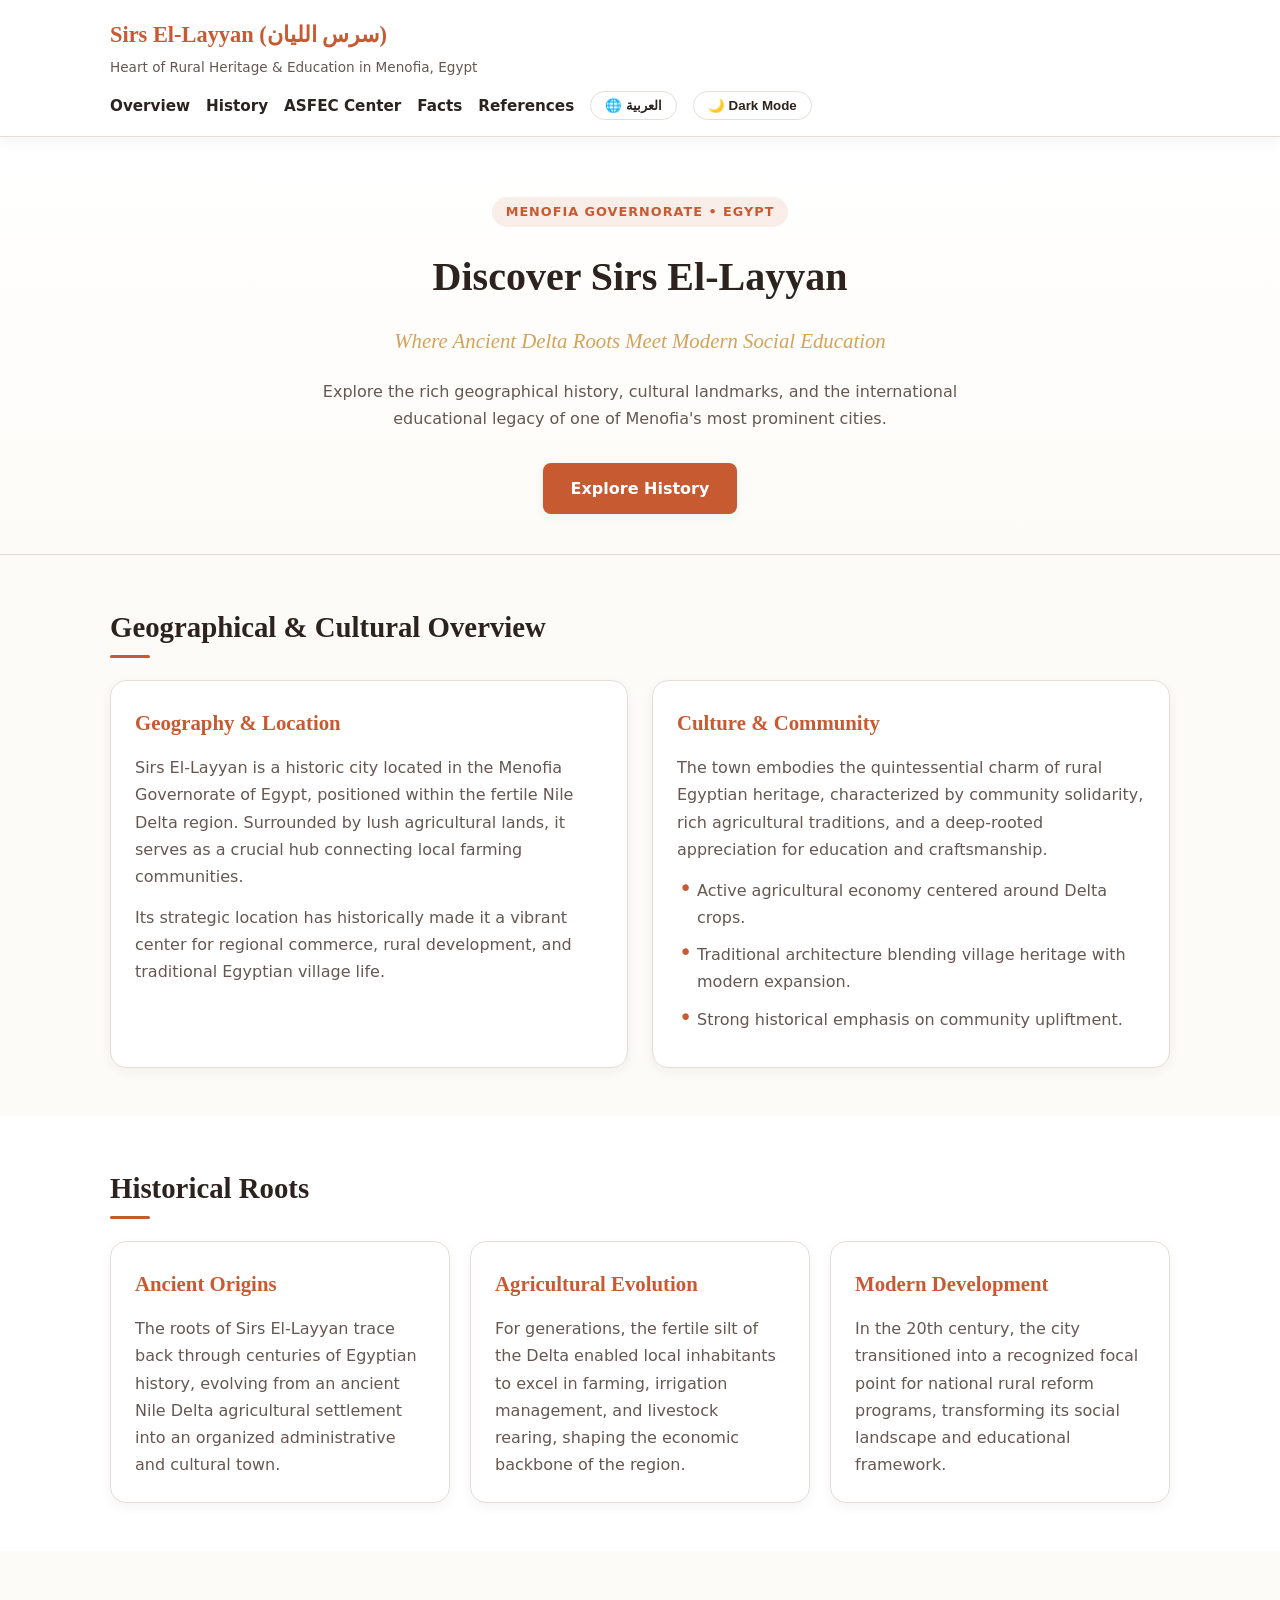
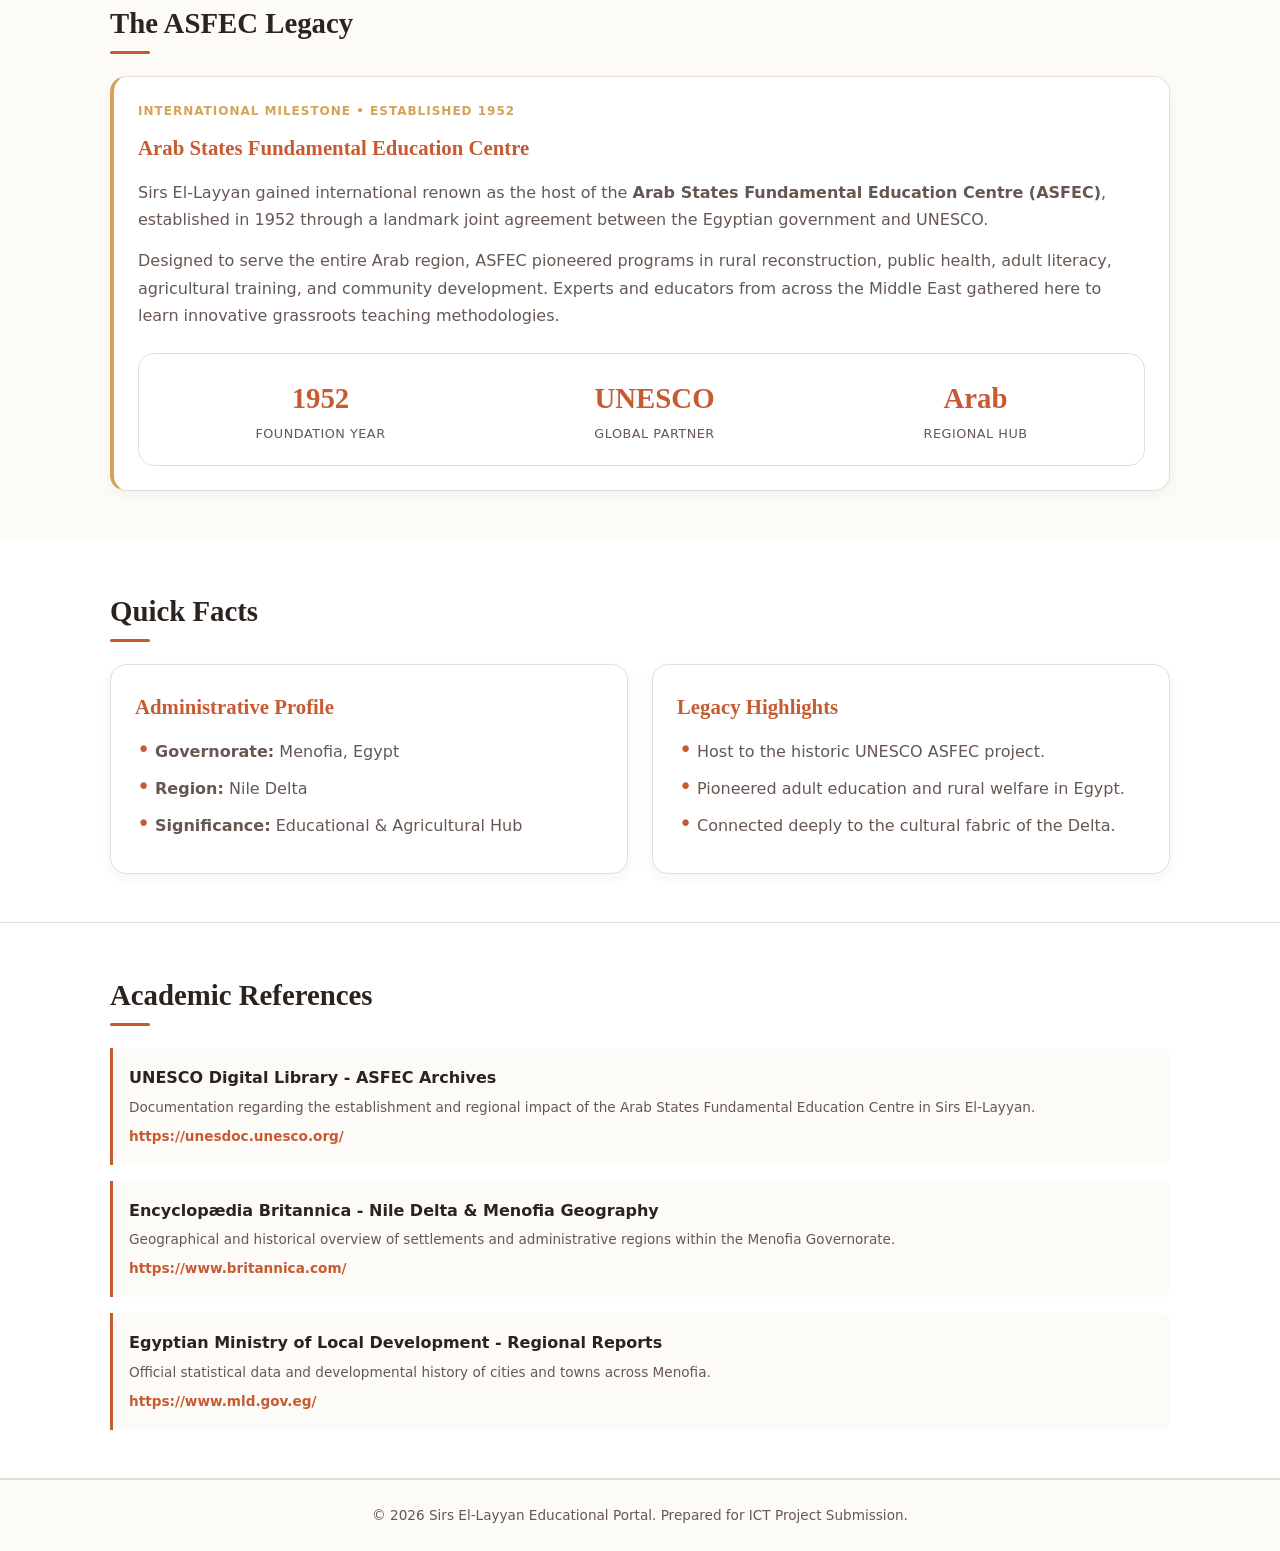
<file: index.html>
<!DOCTYPE html>
<html lang="en" dir="ltr">
<head>
<meta charset="UTF-8">
<meta name="viewport" content="width=device-width, initial-scale=1.0">
<title>Sirs El-Layyan | History & Cultural Heritage</title>
<link rel="stylesheet" href="style.css">
<script src="script.js" defer></script>
</head>
<body>
<header id="main-header">
<div class="container header-content">
<div class="brand-title">
<h1 data-en="Sirs El-Layyan (سرس الليان)" data-ar="سرس الليان (Sirs El-Layyan)">Sirs El-Layyan <span>(سرس الليان)</span></h1>
<p class="brand-subtitle" data-en="Heart of Rural Heritage & Education in Menofia, Egypt" data-ar="قلب التراث الريفي والتعليم في المنوفية، مصر">Heart of Rural Heritage & Education in Menofia, Egypt</p>
</div>
<nav>
<ul id="nav-menu">
<li><a href="#overview" class="nav-link" data-en="Overview" data-ar="نظرة عامة">Overview</a></li>
<li><a href="#history" class="nav-link" data-en="History" data-ar="التاريخ">History</a></li>
<li><a href="#asfec" class="nav-link" data-en="ASFEC Center" data-ar="مركز أسفيك">ASFEC Center</a></li>
<li><a href="#key-facts" class="nav-link" data-en="Facts" data-ar="حقائق">Facts</a></li>
<li><a href="#references" class="nav-link" data-en="References" data-ar="المراجع">References</a></li>
<li><button id="lang-toggle-btn">🌐 العربية</button></li>
<li><button id="theme-toggle-btn">🌙 Dark Mode</button></li>
</ul>
</nav>
</div>
</header>
<main>
<section class="hero">
<div class="container">
<span class="badge" data-en="Menofia Governorate • Egypt" data-ar="محافظة المنوفية • مصر">Menofia Governorate • Egypt</span>
<h1 data-en="Discover Sirs El-Layyan" data-ar="اكتشف سرس الليان">Discover Sirs El-Layyan</h1>
<p class="sub-title" data-en="Where Ancient Delta Roots Meet Modern Social Education" data-ar="حيث تلتقي أصول الدلتا العريقة بالتعليم الاجتماعي الحديث">Where Ancient Delta Roots Meet Modern Social Education</p>
<p class="hero-description" data-en="Explore the rich geographical history, cultural landmarks, and the international educational legacy of one of Menofia's most prominent cities." data-ar="استكشف التاريخ الجغرافي الغني، والمعالم الثقافية، والإرث التعليمي الدولي لواحد من أبرز مراكز محافظة المنوفية.">Explore the rich geographical history, cultural landmarks, and the international educational legacy of one of Menofia's most prominent cities.</p>
<a href="#overview" class="cta-button" data-en="Explore History" data-ar="استكشف التاريخ">Explore History</a>
</div>
</section>
<section id="overview" class="section-padding">
<div class="container">
<div class="section-header">
<h2 data-en="Geographical & Cultural Overview" data-ar="نظرة عامة جغرافية وثقافية">Geographical & Cultural Overview</h2>
</div>
<div class="grid-2">
<div class="card">
<h3 data-en="Geography & Location" data-ar="الجغرافيا والموقع">Geography & Location</h3>
<p data-en="Sirs El-Layyan is a historic city located in the Menofia Governorate of Egypt, positioned within the fertile Nile Delta region. Surrounded by lush agricultural lands, it serves as a crucial hub connecting local farming communities." data-ar="سرس الليان هي مدينة تاريخية تقع في محافظة المنوفية بمصر، وتتمتع بموقع متميز داخل منطقة دلتا النيل الخصبة. تحيط بها الأراضي الزراعية، وتعد مركزاً حيوياً يربط المجتمعات الزراعية المحيطة.">Sirs El-Layyan is a historic city located in the Menofia Governorate of Egypt, positioned within the fertile Nile Delta region. Surrounded by lush agricultural lands, it serves as a crucial hub connecting local farming communities.</p>
<p data-en="Its strategic location has historically made it a vibrant center for regional commerce, rural development, and traditional Egyptian village life." data-ar="جعلها موقعها الاستراتيجي عبر التاريخ مركزاً نشطاً للتجارة الإقليمية، والتنمية الريفية، وحياة القرية المصرية الأصيلة.">Its strategic location has historically made it a vibrant center for regional commerce, rural development, and traditional Egyptian village life.</p>
</div>
<div class="card">
<h3 data-en="Culture & Community" data-ar="الثقافة والمجتمع">Culture & Community</h3>
<p data-en="The town embodies the quintessential charm of rural Egyptian heritage, characterized by community solidarity, rich agricultural traditions, and a deep-rooted appreciation for education and craftsmanship." data-ar="تجسد المدينة سحر التراث الريفي المصري، وتتميز بالترابط المجتمعي، والتقاليد الزراعية الغنية، والتقدير العميق للتعليم والحرف اليدوية.">The town embodies the quintessential charm of rural Egyptian heritage, characterized by community solidarity, rich agricultural traditions, and a deep-rooted appreciation for education and craftsmanship.</p>
<ul class="fact-list">
<li data-en="Active agricultural economy centered around Delta crops." data-ar="اقتصاد زراعي نشط يعتمد على محاصيل الدلتا.">Active agricultural economy centered around Delta crops.</li>
<li data-en="Traditional architecture blending village heritage with modern expansion." data-ar="عمارة تقليدية تدمج بين تراث القرية والتوسع الحديث.">Traditional architecture blending village heritage with modern expansion.</li>
<li data-en="Strong historical emphasis on community upliftment." data-ar="اهتمام تاريخي قوي بالنهوض بالمجتمع.">Strong historical emphasis on community upliftment.</li>
</ul>
</div>
</div>
</div>
</section>
<section id="history" class="section-padding" style="background-color: var(--bg-surface);">
<div class="container">
<div class="section-header">
<h2 data-en="Historical Roots" data-ar="الجذور التاريخية">Historical Roots</h2>
</div>
<div class="grid-3">
<div class="card">
<h3 data-en="Ancient Origins" data-ar="الأصول القديمة">Ancient Origins</h3>
<p data-en="The roots of Sirs El-Layyan trace back through centuries of Egyptian history, evolving from an ancient Nile Delta agricultural settlement into an organized administrative and cultural town." data-ar="ترجع جذور سرس الليان إلى قرون مضت من التاريخ المصري، حيث تطورت من مجتمع زراعي قديم في دلتا النيل إلى مدينة تنظيمية وثقافية.">The roots of Sirs El-Layyan trace back through centuries of Egyptian history, evolving from an ancient Nile Delta agricultural settlement into an organized administrative and cultural town.</p>
</div>
<div class="card">
<h3 data-en="Agricultural Evolution" data-ar="التطور الزراعي">Agricultural Evolution</h3>
<p data-en="For generations, the fertile silt of the Delta enabled local inhabitants to excel in farming, irrigation management, and livestock rearing, shaping the economic backbone of the region." data-ar="على مدى أجيال، مكنت طمي الدلتا الخصبة السكان المحللين من التفوق في الزراعة، وإدارة الري، وتربية الماشية، مما شكل العمود الفقري الاقتصادي للمنطقة.">For generations, the fertile silt of the Delta enabled local inhabitants to excel in farming, irrigation management, and livestock rearing, shaping the economic backbone of the region.</p>
</div>
<div class="card">
<h3 data-en="Modern Development" data-ar="التطوير الحديث">Modern Development</h3>
<p data-en="In the 20th century, the city transitioned into a recognized focal point for national rural reform programs, transforming its social landscape and educational framework." data-ar="في القرن العشرين، تحولت المدينة إلى نقطة محورية لبرامج الإصلاح الريفي الوطني، مما غير المشهد الاجتماعي والتعليمي بها.">In the 20th century, the city transitioned into a recognized focal point for national rural reform programs, transforming its social landscape and educational framework.</p>
</div>
</div>
</div>
</section>
<section id="asfec" class="section-padding">
<div class="container">
<div class="section-header">
<h2 data-en="The ASFEC Legacy" data-ar="إرث مركز أسفيك (ASFEC)">The ASFEC Legacy</h2>
</div>
<div class="card feature-card">
<span class="feature-tag" data-en="International Milestone • Established 1952" data-ar="إنجاز دولي • تأسس عام 1952">International Milestone • Established 1952</span>
<h3 data-en="Arab States Fundamental Education Centre" data-ar="المركز الدولي للتعليم الوظيفي للكبار في العالم العربي">Arab States Fundamental Education Centre</h3>
<p data-en="Sirs El-Layyan gained international renown as the host of the Arab States Fundamental Education Centre (ASFEC), established in 1952 through a landmark joint agreement between the Egyptian government and UNESCO." data-ar="أكتسبت سرس الليان شهرة دولية عندما استضافت المركز الدولي للتعليم الوظيفي للكبار في العالم العربي (أسفيك)، والذي تأسس عام 1952 بموجب اتفاقية تاريخية بين الحكومة المصرية واليونيسكو.">Sirs El-Layyan gained international renown as the host of the <strong>Arab States Fundamental Education Centre (ASFEC)</strong>, established in 1952 through a landmark joint agreement between the Egyptian government and UNESCO.</p>
<p data-en="Designed to serve the entire Arab region, ASFEC pioneered programs in rural reconstruction, public health, adult literacy, agricultural training, and community development. Experts and educators from across the Middle East gathered here to learn innovative grassroots teaching methodologies." data-ar="تم تصميم المركز لخدمة المنطقة العربية بأكملها، حيث راد برامج التنمية الريفية، والصحة العامة، ومحو أمية الكبار، والتدريب الزراعي. واجتمع فيه الخبراء والمعلمون من مختلف أنحاء الشرق الأوسط.">Designed to serve the entire Arab region, ASFEC pioneered programs in rural reconstruction, public health, adult literacy, agricultural training, and community development. Experts and educators from across the Middle East gathered here to learn innovative grassroots teaching methodologies.</p>
<div class="stats-box">
<div class="stat-item">
<div class="stat-number">1952</div>
<div class="stat-label" data-en="Foundation Year" data-ar="سنة التأسيس">Foundation Year</div>
</div>
<div class="stat-item">
<div class="stat-number">UNESCO</div>
<div class="stat-label" data-en="Global Partner" data-ar="شريك دولي">Global Partner</div>
</div>
<div class="stat-item">
<div class="stat-number">Arab</div>
<div class="stat-label" data-en="Regional Hub" data-ar="مركز إقليمي">Regional Hub</div>
</div>
</div>
</div>
</div>
</section>
<section id="key-facts" class="section-padding" style="background-color: var(--bg-surface);">
<div class="container">
<div class="section-header">
<h2 data-en="Quick Facts" data-ar="حقائق سريعة">Quick Facts</h2>
</div>
<div class="grid-2">
<div class="card">
<h3 data-en="Administrative Profile" data-ar="الملف الإداري">Administrative Profile</h3>
<ul class="fact-list">
<li data-en="Governorate: Menofia, Egypt" data-ar="المحافظة: المنوفية، مصر"><strong>Governorate:</strong> Menofia, Egypt</li>
<li data-en="Region: Nile Delta" data-ar="المنطقة: دلتا النيل"><strong>Region:</strong> Nile Delta</li>
<li data-en="Significance: Educational & Agricultural Hub" data-ar="الأهمية: مركز تعليمي وزراعي"><strong>Significance:</strong> Educational & Agricultural Hub</li>
</ul>
</div>
<div class="card">
<h3 data-en="Legacy Highlights" data-ar="أبرز الإنجازات">Legacy Highlights</h3>
<ul class="fact-list">
<li data-en="Host to the historic UNESCO ASFEC project." data-ar="مقر مشروع اليونسكو التاريخي (أسفيك).">Host to the historic UNESCO ASFEC project.</li>
<li data-en="Pioneered adult education and rural welfare in Egypt." data-ar="رواد تعليم الكبار والرعاية الريفية في مصر.">Pioneered adult education and rural welfare in Egypt.</li>
<li data-en="Connected deeply to the cultural fabric of the Delta." data-ar="مرتبطة بعمق بالنسيج الثقافي للدلتا.">Connected deeply to the cultural fabric of the Delta.</li>
</ul>
</div>
</div>
</div>
</section>
<section id="references" class="section-padding references-section">
<div class="container">
<div class="section-header">
<h2 data-en="Academic References" data-ar="المراجع الأكاديمية">Academic References</h2>
</div>
<div class="reference-list">
<div class="ref-item">
<div class="ref-title" data-en="UNESCO Digital Library - ASFEC Archives" data-ar="مكتبة اليونسكو الرقمية - أرشيف أسفيك">UNESCO Digital Library - ASFEC Archives</div>
<div class="ref-details" data-en="Documentation regarding the establishment and regional impact of the Arab States Fundamental Education Centre in Sirs El-Layyan." data-ar="وثائق متعلقة بتأسيس والأثر الإقليمي لمركز التعليم الوظيفي للكبار في سرس الليان.">Documentation regarding the establishment and regional impact of the Arab States Fundamental Education Centre in Sirs El-Layyan.</div>
<a href="https://unesdoc.unesco.org/" target="_blank" rel="noopener noreferrer" class="ref-link">https://unesdoc.unesco.org/</a>
</div>
<div class="ref-item">
<div class="ref-title" data-en="Encyclopædia Britannica - Nile Delta & Menofia Geography" data-ar="موسوعة بريتانيكا - جغرافية دلتا النيل والمنوفية">Encyclopædia Britannica - Nile Delta & Menofia Geography</div>
<div class="ref-details" data-en="Geographical and historical overview of settlements and administrative regions within the Menofia Governorate." data-ar="نظرة عامة جغرافية وتاريخية للمستوطنات والمناطق الإدارية داخل محافظة المنوفية.">Geographical and historical overview of settlements and administrative regions within the Menofia Governorate.</div>
<a href="https://www.britannica.com/" target="_blank" rel="noopener noreferrer" class="ref-link">https://www.britannica.com/</a>
</div>
<div class="ref-item">
<div class="ref-title" data-en="Egyptian Ministry of Local Development - Regional Reports" data-ar="وزارة التنمية المحلية المصرية - التقارير الإقليمية">Egyptian Ministry of Local Development - Regional Reports</div>
<div class="ref-details" data-en="Official statistical data and developmental history of cities and towns across Menofia." data-ar="البيانات الإحصائية الرسمية والتاريخ التنموي للمدن والقرى بمحافظة المنوفية.">Official statistical data and developmental history of cities and towns across Menofia.</div>
<a href="https://www.mld.gov.eg/" target="_blank" rel="noopener noreferrer" class="ref-link">https://www.mld.gov.eg/</a>
</div>
</div>
</div>
</section>
</main>
<footer>
<div class="container">
<p data-en="© 2026 Sirs El-Layyan Educational Portal. Prepared for ICT Project Submission." data-ar="© 2026 بوابة سرس الليان التعليمية. تم الإعداد لمشروع تكنولوجيا المعلومات والاتصالات.">&copy; 2026 Sirs El-Layyan Educational Portal. Prepared for ICT Project Submission.</p>
</div>
</footer>
</body>
</html>
</file>
<file: style.css>
:root {
    --bg-primary: #fdfbf7;
    --bg-surface: #ffffff;
    --bg-card: #ffffff;
    --text-main: #2c221e;
    --text-muted: #665750;
    --accent-terracotta: #c85a32;
    --accent-gold: #d4a359;
    --accent-hover: #a44322;
    --border-color: #e6ded6;
    --shadow-sm: 0 4px 12px rgba(44, 34, 30, 0.05);
    --shadow-md: 0 8px 24px rgba(44, 34, 30, 0.08);
    --radius-sm: 8px;
    --radius-lg: 16px;
    --font-heading: 'Georgia', serif;
    --font-body: 'Segoe UI', system-ui, -apple-system, sans-serif;
    --transition: all 0.3s ease;
}

body.dark-mode {
    --bg-primary: #181513;
    --bg-surface: #221d1a;
    --bg-card: #2a2420;
    --text-main: #f3ede7;
    --text-muted: #b5a89e;
    --accent-terracotta: #e07a5f;
    --accent-gold: #e5b869;
    --accent-hover: #f28f74;
    --border-color: #3d342e;
    --shadow-sm: 0 4px 12px rgba(0, 0, 0, 0.2);
    --shadow-md: 0 8px 24px rgba(0, 0, 0, 0.4);
}

* {
    box-sizing: border-box;
    margin: 0;
    padding: 0;
}

html {
    scroll-behavior: smooth;
    overflow-x: hidden;
}

body {
    background-color: var(--bg-primary);
    color: var(--text-main);
    font-family: var(--font-body);
    line-height: 1.7;
    transition: background-color 0.4s ease, color 0.4s ease;
    overflow-x: hidden;
    width: 100%;
}

.container {
    max-width: 1100px;
    margin: 0 auto;
    padding: 0 20px;
    width: 100%;
}

#main-header {
    position: sticky;
    top: 0;
    z-index: 1000;
    background-color: var(--bg-surface);
    border-bottom: 1px solid var(--border-color);
    box-shadow: var(--shadow-sm);
    transition: background-color 0.4s ease;
    width: 100%;
}

.header-content {
    display: flex;
    justify-content: space-between;
    align-items: center;
    padding: 16px 20px;
    flex-wrap: wrap;
    gap: 12px;
}

.brand-title h1 {
    font-family: var(--font-heading);
    font-size: 1.4rem;
    color: var(--accent-terracotta);
    margin-bottom: 2px;
}

.brand-subtitle {
    font-size: 0.85rem;
    color: var(--text-muted);
}

#nav-menu {
    display: flex;
    list-style: none;
    gap: 16px;
    align-items: center;
    margin: 0;
    padding: 0;
    flex-wrap: wrap;
}

#nav-menu a {
    text-decoration: none;
    color: var(--text-main);
    font-weight: 600;
    font-size: 0.95rem;
    transition: var(--transition);
}

#nav-menu a:hover {
    color: var(--accent-terracotta);
}

#theme-toggle-btn,
#lang-toggle-btn {
    background: transparent;
    border: 1px solid var(--border-color);
    color: var(--text-main);
    padding: 6px 14px;
    border-radius: 20px;
    cursor: pointer;
    font-weight: 600;
    display: flex;
    align-items: center;
    gap: 6px;
    transition: var(--transition);
}

#theme-toggle-btn:hover,
#lang-toggle-btn:hover {
    border-color: var(--accent-terracotta);
    color: var(--accent-terracotta);
}

.hero {
    padding: 60px 0 40px;
    text-align: center;
    background: linear-gradient(180deg, var(--bg-surface) 0%, var(--bg-primary) 100%);
    border-bottom: 1px solid var(--border-color);
}

.badge {
    display: inline-block;
    padding: 4px 14px;
    background-color: rgba(200, 90, 50, 0.1);
    color: var(--accent-terracotta);
    border-radius: 50px;
    font-size: 0.8rem;
    font-weight: 700;
    letter-spacing: 1px;
    text-transform: uppercase;
    margin-bottom: 16px;
}

.hero h1 {
    font-family: var(--font-heading);
    font-size: 2.5rem;
    margin-bottom: 12px;
    color: var(--text-main);
    word-break: break-word;
}

.sub-title {
    font-family: var(--font-heading);
    font-size: 1.3rem;
    color: var(--accent-gold);
    margin-bottom: 20px;
    font-style: italic;
}

.hero-description {
    max-width: 680px;
    margin: 0 auto 30px;
    color: var(--text-muted);
    font-size: 1rem;
}

.cta-button {
    display: inline-block;
    background-color: var(--accent-terracotta);
    color: #ffffff !important;
    padding: 12px 28px;
    border-radius: var(--radius-sm);
    text-decoration: none;
    font-weight: 600;
    box-shadow: var(--shadow-sm);
    transition: var(--transition);
}

.cta-button:hover {
    background-color: var(--accent-hover);
    transform: translateY(-2px);
    box-shadow: var(--shadow-md);
}

.section-padding {
    padding: 48px 0;
}

.section-header {
    margin-bottom: 28px;
}

.section-header h2 {
    font-family: var(--font-heading);
    font-size: 1.8rem;
    color: var(--text-main);
    position: relative;
    display: inline-block;
}

.section-header h2::after {
    content: '';
    position: absolute;
    bottom: -6px;
    left: 0;
    width: 40px;
    height: 3px;
    background-color: var(--accent-terracotta);
    border-radius: 2px;
}

.grid-2 {
    display: grid;
    grid-template-columns: repeat(auto-fit, minmax(260px, 1fr));
    gap: 24px;
}

.grid-3 {
    display: grid;
    grid-template-columns: repeat(auto-fit, minmax(240px, 1fr));
    gap: 20px;
}

.card {
    background-color: var(--bg-card);
    border: 1px solid var(--border-color);
    border-radius: var(--radius-lg);
    padding: 24px;
    box-shadow: var(--shadow-sm);
    transition: var(--transition);
}

.card:hover {
    box-shadow: var(--shadow-md);
    transform: translateY(-2px);
}

.card h3 {
    font-family: var(--font-heading);
    font-size: 1.3rem;
    margin-bottom: 14px;
    color: var(--accent-terracotta);
}

.card p {
    color: var(--text-muted);
    margin-bottom: 14px;
}

.card p:last-child {
    margin-bottom: 0;
}

.feature-card {
    border-left: 4px solid var(--accent-gold);
    background: linear-gradient(135deg, var(--bg-card) 0%, var(--bg-surface) 100%);
}

.feature-tag {
    font-size: 0.75rem;
    font-weight: 700;
    color: var(--accent-gold);
    text-transform: uppercase;
    letter-spacing: 1px;
    margin-bottom: 8px;
    display: block;
}

.stats-box {
    display: flex;
    justify-content: space-around;
    align-items: center;
    background-color: var(--bg-surface);
    border: 1px solid var(--border-color);
    border-radius: var(--radius-lg);
    padding: 20px;
    margin-top: 24px;
    text-align: center;
    gap: 16px;
}

.stat-item .stat-number {
    font-family: var(--font-heading);
    font-size: 1.8rem;
    font-weight: 700;
    color: var(--accent-terracotta);
}

.stat-item .stat-label {
    font-size: 0.8rem;
    color: var(--text-muted);
    text-transform: uppercase;
    letter-spacing: 0.5px;
}

.fact-list {
    list-style: none;
    margin-top: 12px;
}

.fact-list li {
    position: relative;
    padding-left: 20px;
    margin-bottom: 10px;
    color: var(--text-muted);
}

.fact-list li::before {
    content: "•";
    position: absolute;
    left: 2px;
    color: var(--accent-terracotta);
    font-size: 1.4rem;
    line-height: 1;
}

.references-section {
    background-color: var(--bg-surface);
    border-top: 1px solid var(--border-color);
    border-bottom: 1px solid var(--border-color);
}

.reference-list {
    display: flex;
    flex-direction: column;
    gap: 16px;
}

.ref-item {
    padding: 16px;
    border-left: 3px solid var(--accent-terracotta);
    background-color: var(--bg-primary);
    border-radius: 0 var(--radius-sm) var(--radius-sm) 0;
}

.ref-title {
    font-weight: 600;
    color: var(--text-main);
}

.ref-details {
    font-size: 0.85rem;
    color: var(--text-muted);
    margin-top: 4px;
}

.ref-link {
    display: inline-block;
    margin-top: 6px;
    font-size: 0.85rem;
    color: var(--accent-terracotta);
    text-decoration: none;
    font-weight: 600;
    word-break: break-all;
    transition: var(--transition);
}

.ref-link:hover {
    text-decoration: underline;
    color: var(--accent-hover);
}

footer {
    padding: 24px 0;
    text-align: center;
    border-top: 1px solid var(--border-color);
    color: var(--text-muted);
    font-size: 0.85rem;
}

html[dir="rtl"] {
    font-family: 'Segoe UI', Tahoma, Geneva, Verdana, sans-serif;
}

html[dir="rtl"] .fact-list li {
    padding-left: 0;
    padding-right: 20px;
}

html[dir="rtl"] .fact-list li::before {
    left: auto;
    right: 2px;
}

html[dir="rtl"] .feature-card,
html[dir="rtl"] .ref-item {
    border-left: none;
    border-right: 4px solid var(--accent-gold);
}

html[dir="rtl"] .ref-item {
    border-right-color: var(--accent-terracotta);
    border-radius: var(--radius-sm) 0 0 var(--radius-sm);
}

html[dir="rtl"] .section-header h2::after {
    left: auto;
    right: 0;
}

@media (max-width: 768px) {
    .header-content {
        flex-direction: column;
        align-items: center;
        text-align: center;
    }

    #nav-menu {
        justify-content: center;
        gap: 12px;
    }

    .hero {
        padding: 40px 0 30px;
    }

    .hero h1 {
        font-size: 1.8rem;
    }

    .sub-title {
        font-size: 1.1rem;
    }

    .section-header h2 {
        font-size: 1.5rem;
    }

    .stats-box {
        flex-direction: column;
        gap: 12px;
    }

    .grid-2, .grid-3 {
        grid-template-columns: 1fr;
    }
}
</file>
